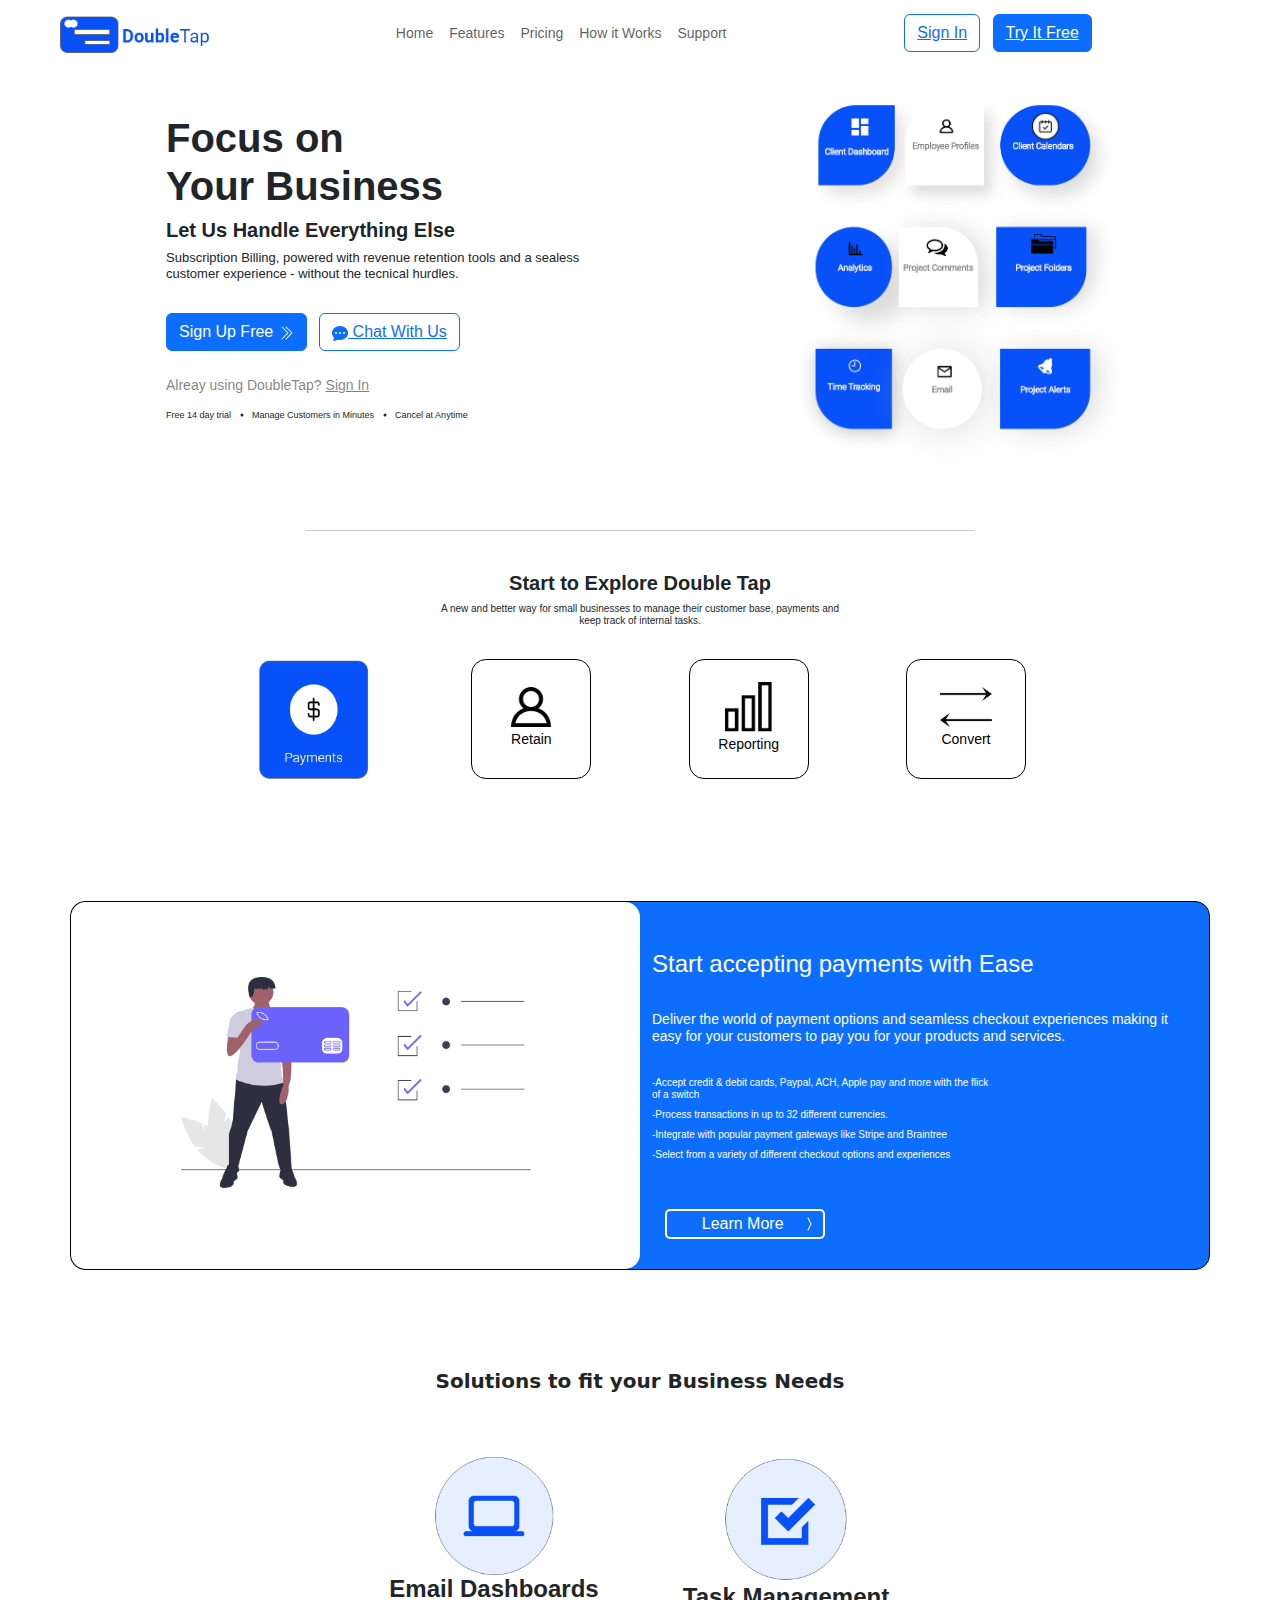
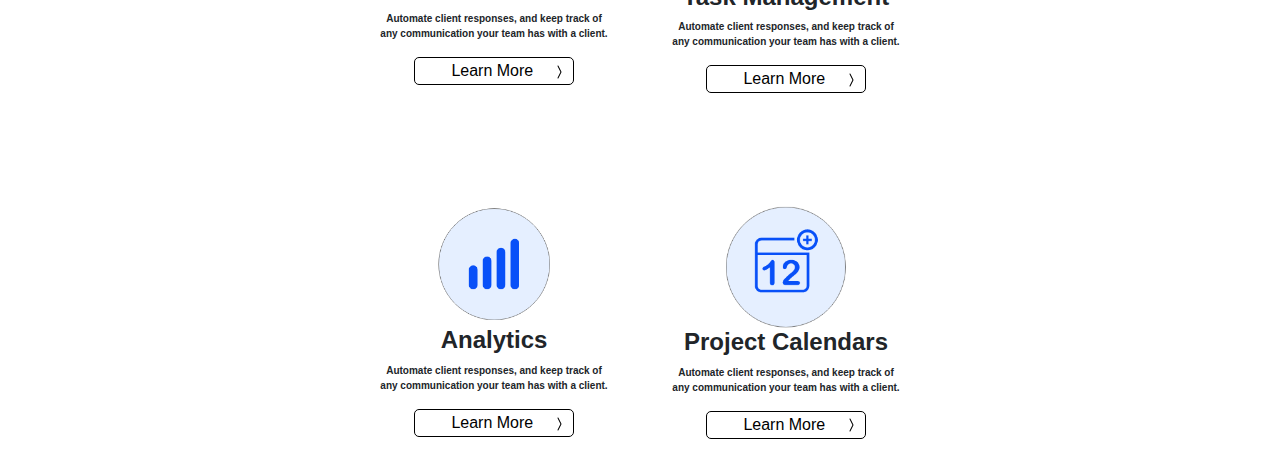
<file: index.html>
<!DOCTYPE html>
<html lang="en">
<head>
    <meta charset="UTF-8">
    <meta http-equiv="X-UA-Compatible" content="IE=edge">
    <meta name="viewport" content="width=device-width, initial-scale=1.0">
    <title>Double Tap CRM Landing Page</title>
    <link rel="stylesheet" href="https://cdn.jsdelivr.net/npm/bootstrap@5.3.0-alpha1/dist/css/bootstrap.min.css">
    <link rel="stylesheet" href="/main.css">
</head>
<!-- <style>
    div{ border: 1px solid black;}
</style> -->
<body>
    <!-- Navbar make sure link to "how it works" "sign up "sign in" is live  -->
   <div class="col px-5">
    <nav class="navbar navbar-expand-lg">
        <div class="container-fluid">
          <a class="navbar-brand" href="#"><img src="/images/Logo.png" alt="Double Tap Logo" style="width: 150px;"></a>
          <button class="navbar-toggler" type="button" data-bs-toggle="collapse" data-bs-target="#navbarNav" aria-controls="navbarNav" aria-expanded="false" aria-label="Toggle navigation">
            <span class="navbar-toggler-icon"></span>
          </button>
          <div class="collapse navbar-collapse justify-content-center" id="navbarNav">
            <ul class="navbar-nav" style="background-color: white;">
              <li class="nav-item"><a class="nav-link" href="#"><small>Home</small></a></li>
              <li class="nav-item"><a class="nav-link" href="#"><small>Features</small></a></li>
              <li class="nav-item"><a class="nav-link" href="#"><small>Pricing</small></a></li>
              <li class="nav-item"><a class="nav-link" href="/how-it-works.html"><small>How it Works</small></a></li>
              <li class="nav-item"><a class="nav-link" href="#"><small>Support</small></a></li>
            </ul>
          </div>
          <!-- <div class="container"> -->
          <div class="col text-align-right">
            <button type="button" class="btn btn-outline-primary mx-2"><a href="/sign-in.html"">Sign In</a></button>
            <button type="button" class="btn btn-primary"><a href="/sign-up.html"  style="color:white";>Try It Free</a></button>
        </div>
        <!-- </div> -->
        </div>
      </nav>
    </div>
    <br>


    <!-- Header "focus on buisness" -->
    <div class="container">
        <div class="row">
            <div class="col mx-5 px-5 text-align-">
                <br>
                <h1><strong>Focus on <br> Your Business</strong></h1>
                <div class="row">
                    <br>
                    <h5><strong>Let Us Handle Everything Else</strong></h5>
                </div>
                <div class="row">
                    <h6 style="font-size: small;><strong><small class="text-black-50">Subscription Billing, powered with revenue retention tools and a sealess customer experience - without the tecnical hurdles.</small></strong></h6>
                </div>
                <br>
                <div class="row">
                    <div class="col">
                        <button type="button" class="btn btn-primary"><a href="/sign-up.html"  style="text-decoration: none; color:white";>Sign Up Free <svg xmlns="http://www.w3.org/2000/svg" width="16" height="16" fill="currentColor" class="bi bi-chevron-double-right" viewBox="0 0 16 16">
                            <path fill-rule="evenodd" d="M3.646 1.646a.5.5 0 0 1 .708 0l6 6a.5.5 0 0 1 0 .708l-6 6a.5.5 0 0 1-.708-.708L9.293 8 3.646 2.354a.5.5 0 0 1 0-.708z"/>
                            <path fill-rule="evenodd" d="M7.646 1.646a.5.5 0 0 1 .708 0l6 6a.5.5 0 0 1 0 .708l-6 6a.5.5 0 0 1-.708-.708L13.293 8 7.646 2.354a.5.5 0 0 1 0-.708z"/>
                          </svg></a></button>
                        <button type="button" class="btn btn-outline-primary mx-2" ><a href="/sign-in.html""><svg xmlns="http://www.w3.org/2000/svg" width="16" height="16" fill="currentColor" class="bi bi-chat-dots-fill" viewBox="0 0 16 16">
                            <path d="M16 8c0 3.866-3.582 7-8 7a9.06 9.06 0 0 1-2.347-.306c-.584.296-1.925.864-4.181 1.234-.2.032-.352-.176-.273-.362.354-.836.674-1.95.77-2.966C.744 11.37 0 9.76 0 8c0-3.866 3.582-7 8-7s8 3.134 8 7zM5 8a1 1 0 1 0-2 0 1 1 0 0 0 2 0zm4 0a1 1 0 1 0-2 0 1 1 0 0 0 2 0zm3 1a1 1 0 1 0 0-2 1 1 0 0 0 0 2z"/>
                          </svg> Chat With Us</a></button>
                    </div>
                </div>
                <br>
                <div class="row">
                    <h6><small class="text-black-50">Alreay using DoubleTap? <a href="/sign-in.html" class="text-black-50">Sign In</a></small></h6>
                </div>
                <div class="row">
                    <h6><small style="font-size: xx-small;">Free 14 day trial <svg xmlns="http://www.w3.org/2000/svg" width="16" height="16" fill="currentColor" class="bi bi-dot" viewBox="0 0 16 16">
                        <path d="M8 9.5a1.5 1.5 0 1 0 0-3 1.5 1.5 0 0 0 0 3z"/>
                      </svg> Manage Customers in Minutes <svg xmlns="http://www.w3.org/2000/svg" width="16" height="16" fill="currentColor" class="bi bi-dot" viewBox="0 0 16 16">
                        <path d="M8 9.5a1.5 1.5 0 1 0 0-3 1.5 1.5 0 0 0 0 3z"/>
                      </svg> Cancel at Anytime</small></h6>
                </div>
            </div>
            <div class="col">
                <img src="/images/Header-Side.png" alt="" class="header-img">
            </div>
            
        </div>
        <br>
        <hr style="width:60%; margin-left:20%">

    </div>
    <!--   Main Body   -->

                <!-- Card 1 Start to Explore including 4 icons horizontally -->
    <br><div class="h5 strong" style="text-align: center; font-weight: bold;">Start to Explore Double Tap</div>
    <div class="h6 small" style="text-align: center; font-size: x-small;">A new and better way for small businesses to manage their customer base, payments and <br> keep track of internal tasks.</div><br>
    <div class="row justify-content-center">
        <div class="col-2 photo-buttons" style="text-align: center;">
          <button style="border: none; background-color: white;"><img src="/images/payments.png" style="height: 120px;" alt="Payments"></button>
        </div>
        <div class="col-2" style="text-align: center;">
          <button style="height: 120px; width: 120px; border-radius: 15px; background-color: white; border: 1px solid black"><img src="/images/Page-1@2x.png" style="height: 40px;" alt="Retain">
            <div class="row"></div><small>Retain</small></button>
        </div>
        <div class="col-2" style="text-align: center;">
          <button style="height: 120px; width: 120px; border-radius: 15px; background-color: white; border: 1px solid black"><img src="/images/layer1.png" style="height: 50px;" alt="Reporting">
            <div class="row"></div><small>Reporting</small></button>
        </div>
        <div class="col-2" style="text-align: center;">
          <button style="height: 120px; width: 120px; border-radius: 15px;  background-color: white; border: 1px solid black"><img src="/images/upanddown opposite sidebyside updown directions two arrows@2x.png" style="height: 40px;" alt="Convert">
            <div class="row"></div><small>Convert</small></button>
        </div>
    </div>
    <br>

                <!-- Card 2 Accepting Payments -->
    <div class="container mt-5 pt-5">
      <div class="row" style="border-radius: 15px; border: 1px solid black; background-color: #0d6efd;">
        <div class="col" style="background-color: white; border-radius: 15px; border: none; text-align: center; padding-top: 75px;"><img src="/images/credit-card-picture.png" alt="" style="width: 350px;"></div>
        <div class="col">
          <div class="h4 strong mt-5" style="color: white;">Start accepting payments with Ease</div>
            <br>
          <div class="h6 small" style="color: white;">Deliver the world of payment options and seamless checkout experiences making it easy for your customers to pay you for your products and services.</div>
            <br>
          <div class="h6 small" style="font-size: x-small; color: white;">-Accept credit & debit cards, Paypal, ACH, Apple pay and more with the flick<br> of a switch</div>
            <!-- <br> -->
          <div class="h6 small" style="font-size: x-small; color: white;">-Process transactions in up to 32 different currencies.</div>  
            <!-- <br> -->
          <div class="h6 small" style="font-size: x-small; color: white;">-Integrate with popular payment gateways like Stripe and Braintree</div>
            <!-- <br> -->
          <div class="h6 small mb-5" style="font-size: x-small; color: white;">-Select from a variety of different checkout options and experiences</div>
          &nbsp&nbsp&nbsp<button style="border-radius: 5px; margin-bottom: 30px; border: 2px solid black; background-color: #0d6efd; color: white; border-color: white; width: 160px; text-align: right;">Learn More &nbsp&nbsp&nbsp<svg xmlns="http://www.w3.org/2000/svg" width="16" height="16" fill="currentColor" class="bi bi-chevron-compact-right" viewBox="0 0 16 16">
            <path fill-rule="evenodd" d="M6.776 1.553a.5.5 0 0 1 .671.223l3 6a.5.5 0 0 1 0 .448l-3 6a.5.5 0 1 1-.894-.448L9.44 8 6.553 2.224a.5.5 0 0 1 .223-.671z"/>
          </svg></button>
        </div>
      </div>
    </div>
    <br>

 
                <!-- Card 3 Soultions final 4 icons-->
    <h5 style="text-align: center; margin-top: 75px;"><strong>Solutions to fit your Business Needs</strong></h4>
      <br>
      <div class="row mx-5">
        <div class="col text-center" style="margin-left: 300px;">
          <img style="width: 125px; margin-top: 30px;" src="/images/computer.png" alt="Email Dashboard">
          <h4><strong>Email Dashboards</strong></h4>
          <p style="font-size: x-small"><strong>Automate client responses, and keep track of<br> any communication your team has with a client.</strong></p>
          <button style="border-radius: 5px; margin-bottom: 30px; border: 1px solid black; background-color: white; width: 160px; text-align: right;">Learn More &nbsp&nbsp&nbsp<svg xmlns="http://www.w3.org/2000/svg" width="16" height="16" fill="currentColor" class="bi bi-chevron-compact-right" viewBox="0 0 16 16">
  <path fill-rule="evenodd" d="M6.776 1.553a.5.5 0 0 1 .671.223l3 6a.5.5 0 0 1 0 .448l-3 6a.5.5 0 1 1-.894-.448L9.44 8 6.553 2.224a.5.5 0 0 1 .223-.671z"/>
</svg></button>
        </div>
        <div class="col text-center" style="margin-right: 300px;">
          <img style="width: 125px; margin-top: 30px;" src="/images/task_managment.png" alt="Task Management">
          <h4><strong>Task Management</strong></h4>
          <p style="font-size: x-small"><strong>Automate client responses, and keep track of<br> any communication your team has with a client.</strong></p>
          <button style="border-radius: 5px; margin-bottom: 30px; border: 1px solid black; background-color: white; width: 160px; text-align: right;">Learn More &nbsp&nbsp&nbsp<svg xmlns="http://www.w3.org/2000/svg" width="16" height="16" fill="currentColor" class="bi bi-chevron-compact-right" viewBox="0 0 16 16">
  <path fill-rule="evenodd" d="M6.776 1.553a.5.5 0 0 1 .671.223l3 6a.5.5 0 0 1 0 .448l-3 6a.5.5 0 1 1-.894-.448L9.44 8 6.553 2.224a.5.5 0 0 1 .223-.671z"/>
</svg></button>
        </div>
      </div>
      <div class="row mx-5">
        <div class="col text-center" style="margin-left: 300px; padding-top: 50px;">
          <img style="width: 125px; margin-top: 30px;" src="/images/analytics.png" alt="Analytics">
          <h4><strong>Analytics</strong></h4>
          <p style="font-size: x-small"><strong>Automate client responses, and keep track of<br> any communication your team has with a client.</strong></p>
          <button style="border-radius: 5px; margin-bottom: 30px; border: 1px solid black; background-color: white; width: 160px; text-align: right;">Learn More &nbsp&nbsp&nbsp<svg xmlns="http://www.w3.org/2000/svg" width="16" height="16" fill="currentColor" class="bi bi-chevron-compact-right" viewBox="0 0 16 16">
  <path fill-rule="evenodd" d="M6.776 1.553a.5.5 0 0 1 .671.223l3 6a.5.5 0 0 1 0 .448l-3 6a.5.5 0 1 1-.894-.448L9.44 8 6.553 2.224a.5.5 0 0 1 .223-.671z"/>
</svg></button>
        </div>
        <div class="col text-center" style="margin-right: 300px; padding-top: 50px;">
          <img style="width: 125px; margin-top: 30px;" src="/images/dates.png" alt="Project Calenadars">
          <h4><strong>Project Calendars</strong></h4>
          <p style="font-size: x-small"><strong>Automate client responses, and keep track of<br> any communication your team has with a client.</strong></p>
          <button style="border-radius: 5px; margin-bottom: 30px; border: 1px solid black; background-color: white; width: 160px; text-align: right;">Learn More &nbsp&nbsp&nbsp<svg xmlns="http://www.w3.org/2000/svg" width="16" height="16" fill="currentColor" class="bi bi-chevron-compact-right" viewBox="0 0 16 16">
  <path fill-rule="evenodd" d="M6.776 1.553a.5.5 0 0 1 .671.223l3 6a.5.5 0 0 1 0 .448l-3 6a.5.5 0 1 1-.894-.448L9.44 8 6.553 2.224a.5.5 0 0 1 .223-.671z"/>
</svg></button>
        </div>
      </div>
      
    <!-- Footer -->
    <script>https://cdn.jsdelivr.net/npm/bootstrap@5.3.0-alpha1/dist/js/bootstrap.bundle.min.js</script>
</body>
</html>
</file>
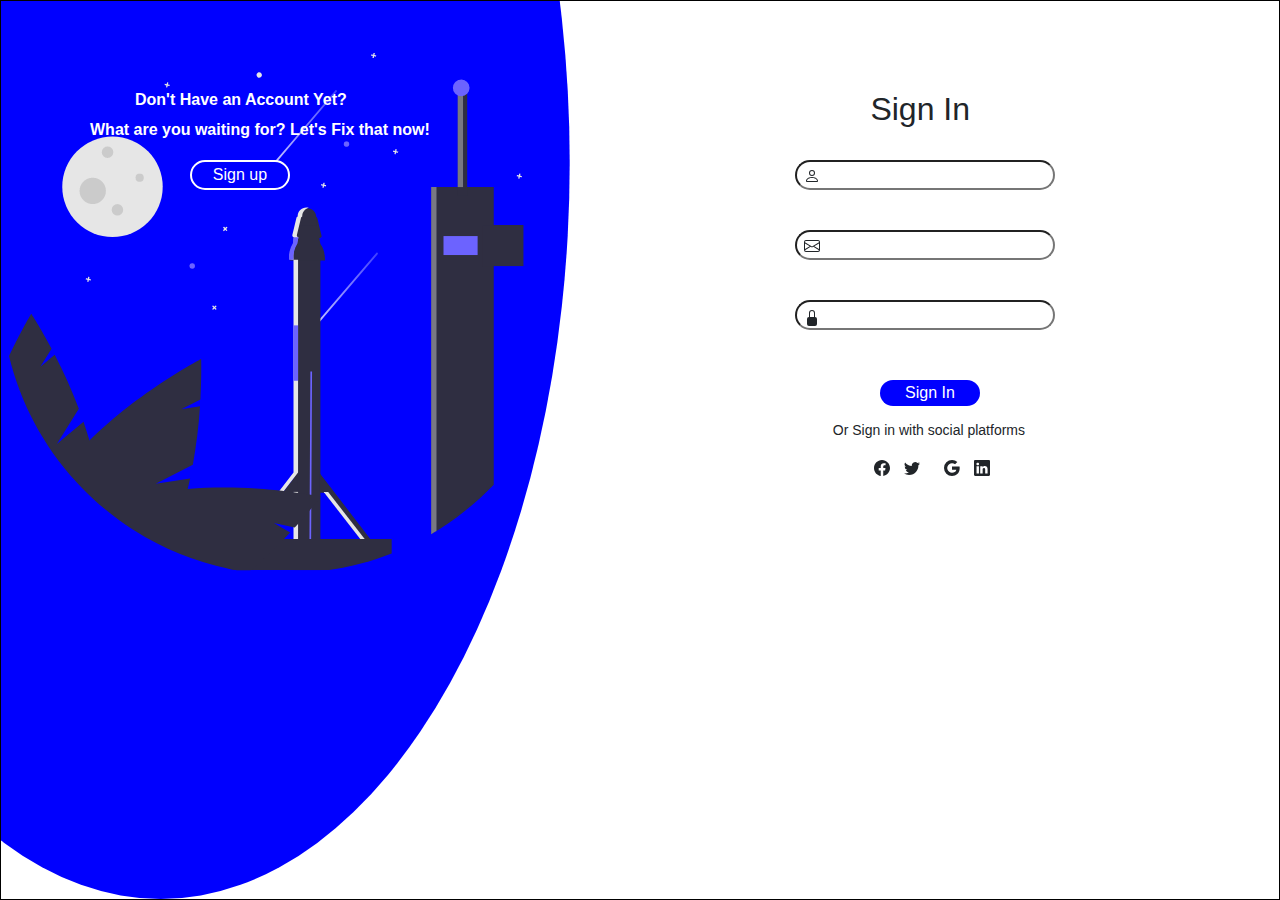
<file: sign-in.html>
<!DOCTYPE html>
<html lang="en">
<head>
    <meta charset="UTF-8">
    <meta http-equiv="X-UA-Compatible" content="IE=edge">
    <meta name="viewport" content="width=device-width, initial-scale=1.0">
    <title>Sign-In</title>
    <link rel="stylesheet" href="https://cdn.jsdelivr.net/npm/bootstrap@5.3.0-alpha1/dist/css/bootstrap.min.css">
    <link rel="stylesheet" href="/main.css">
</head>
<body class="signup-body">
    <div class="flexbox-container">
        <div class=" flexbox-item flexbox-item-1">
            <div class="image-background"><h6 class="no-account"><strong>Don't Have an Account Yet?</strong></h6>
                <h6 class="fix-that"><strong>What are you waiting for? Let's Fix that now!</strong></h6>
                <button class="button-1">Sign up</button>
                <img src="./images/Group 15.png">
                
            </div>
        </div>

        <div class=" flexbox-item flexbox-item-2">
            <h2 class="sign_in">Sign In</h2>
                <div class="input-group1">
                    <input type="text" class="bar-1">
                    <svg xmlns="http://www.w3.org/2000/svg" width="16" height="16" fill="currentColor" class="bi-person" viewBox="0 0 16 16">
                        <path d="M8 8a3 3 0 1 0 0-6 3 3 0 0 0 0 6Zm2-3a2 2 0 1 1-4 0 2 2 0 0 1 4 0Zm4 8c0 1-1 1-1 1H3s-1 0-1-1 1-4 6-4 6 3 6 4Zm-1-.004c-.001-.246-.154-.986-.832-1.664C11.516 10.68 10.289 10 8 10c-2.29 0-3.516.68-4.168 1.332-.678.678-.83 1.418-.832 1.664h10Z"/>
                      </svg>
                    <input class="bar-2">
                    <svg xmlns="http://www.w3.org/2000/svg" width="16" height="16" fill="currentColor" class="bi-envelope" viewBox="0 0 16 16">
                        <path d="M0 4a2 2 0 0 1 2-2h12a2 2 0 0 1 2 2v8a2 2 0 0 1-2 2H2a2 2 0 0 1-2-2V4Zm2-1a1 1 0 0 0-1 1v.217l7 4.2 7-4.2V4a1 1 0 0 0-1-1H2Zm13 2.383-4.708 2.825L15 11.105V5.383Zm-.034 6.876-5.64-3.471L8 9.583l-1.326-.795-5.64 3.47A1 1 0 0 0 2 13h12a1 1 0 0 0 .966-.741ZM1 11.105l4.708-2.897L1 5.383v5.722Z"/>
                      </svg>
                    <input class="bar-3">
                    <svg xmlns="http://www.w3.org/2000/svg" width="16" height="16" fill="currentColor" class="bi-lock-fill" viewBox="0 0 16 16">
                        <path d="M8 1a2 2 0 0 1 2 2v4H6V3a2 2 0 0 1 2-2zm3 6V3a3 3 0 0 0-6 0v4a2 2 0 0 0-2 2v5a2 2 0 0 0 2 2h6a2 2 0 0 0 2-2V9a2 2 0 0 0-2-2z"/>
                      </svg>
                    <button class="sign_button">Sign In</button>
                    <h6 class="or-plat"><small>Or Sign in with social platforms</small></h6>
                    <svg xmlns="http://www.w3.org/2000/svg" width="16" height="16" fill="currentColor" class="bi-facebook" viewBox="0 0 16 16">
                        <path d="M16 8.049c0-4.446-3.582-8.05-8-8.05C3.58 0-.002 3.603-.002 8.05c0 4.017 2.926 7.347 6.75 7.951v-5.625h-2.03V8.05H6.75V6.275c0-2.017 1.195-3.131 3.022-3.131.876 0 1.791.157 1.791.157v1.98h-1.009c-.993 0-1.303.621-1.303 1.258v1.51h2.218l-.354 2.326H9.25V16c3.824-.604 6.75-3.934 6.75-7.951z"/>
                    </svg>
                    <svg xmlns="http://www.w3.org/2000/svg" width="16" height="16" fill="currentColor" class="bi-twitter" viewBox="0 0 16 16">
                        <path d="M5.026 15c6.038 0 9.341-5.003 9.341-9.334 0-.14 0-.282-.006-.422A6.685 6.685 0 0 0 16 3.542a6.658 6.658 0 0 1-1.889.518 3.301 3.301 0 0 0 1.447-1.817 6.533 6.533 0 0 1-2.087.793A3.286 3.286 0 0 0 7.875 6.03a9.325 9.325 0 0 1-6.767-3.429 3.289 3.289 0 0 0 1.018 4.382A3.323 3.323 0 0 1 .64 6.575v.045a3.288 3.288 0 0 0 2.632 3.218 3.203 3.203 0 0 1-.865.115 3.23 3.23 0 0 1-.614-.057 3.283 3.283 0 0 0 3.067 2.277A6.588 6.588 0 0 1 .78 13.58a6.32 6.32 0 0 1-.78-.045A9.344 9.344 0 0 0 5.026 15z"/>
                    </svg>
                    <svg xmlns="http://www.w3.org/2000/svg" width="16" height="16" fill="currentColor" class="bi-google" viewBox="0 0 16 16">
                        <path d="M15.545 6.558a9.42 9.42 0 0 1 .139 1.626c0 2.434-.87 4.492-2.384 5.885h.002C11.978 15.292 10.158 16 8 16A8 8 0 1 1 8 0a7.689 7.689 0 0 1 5.352 2.082l-2.284 2.284A4.347 4.347 0 0 0 8 3.166c-2.087 0-3.86 1.408-4.492 3.304a4.792 4.792 0 0 0 0 3.063h.003c.635 1.893 2.405 3.301 4.492 3.301 1.078 0 2.004-.276 2.722-.764h-.003a3.702 3.702 0 0 0 1.599-2.431H8v-3.08h7.545z"/>
                    </svg>
                    <svg xmlns="http://www.w3.org/2000/svg" width="16" height="16" fill="currentColor" class="bi-linkedin" viewBox="0 0 16 16">
                        <path d="M0 1.146C0 .513.526 0 1.175 0h13.65C15.474 0 16 .513 16 1.146v13.708c0 .633-.526 1.146-1.175 1.146H1.175C.526 16 0 15.487 0 14.854V1.146zm4.943 12.248V6.169H2.542v7.225h2.401zm-1.2-8.212c.837 0 1.358-.554 1.358-1.248-.015-.709-.52-1.248-1.342-1.248-.822 0-1.359.54-1.359 1.248 0 .694.521 1.248 1.327 1.248h.016zm4.908 8.212V9.359c0-.216.016-.432.08-.586.173-.431.568-.878 1.232-.878.869 0 1.216.662 1.216 1.634v3.865h2.401V9.25c0-2.22-1.184-3.252-2.764-3.252-1.274 0-1.845.7-2.165 1.193v.025h-.016a5.54 5.54 0 0 1 .016-.025V6.169h-2.4c.03.678 0 7.225 0 7.225h2.4z"/>
                    </svg>
        
                </div>
    </div>
            <!-- sign in form/buttons -->

    <script>https://cdn.jsdelivr.net/npm/bootstrap@5.3.0-alpha1/dist/js/bootstrap.bundle.min.js</script>
</body>
</html>
</file>
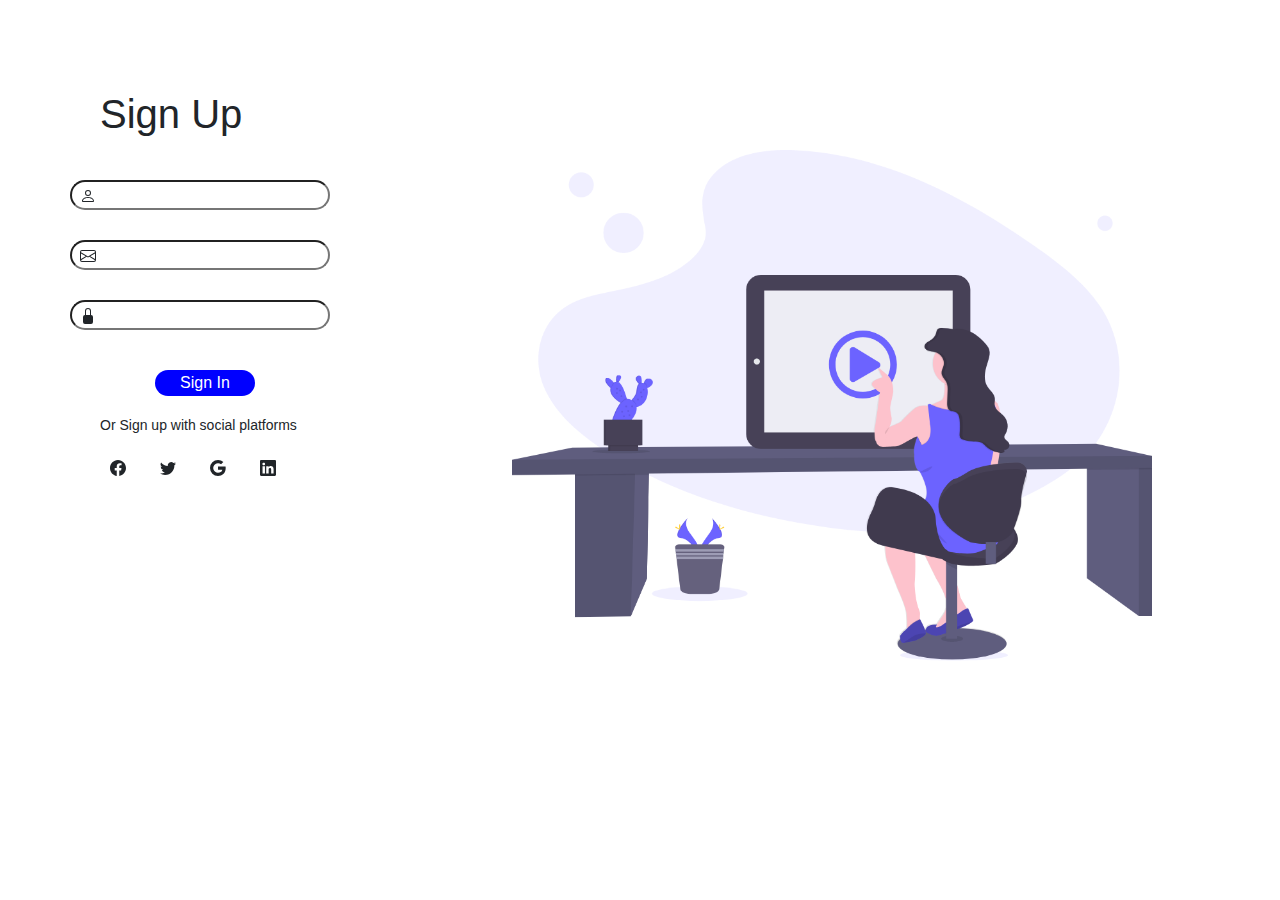
<file: sign-up.html>
<!DOCTYPE html>
<html lang="en">
<head>
    <meta charset="UTF-8">
    <meta http-equiv="X-UA-Compatible" content="IE=edge">
    <meta name="viewport" content="width=device-width, initial-scale=1.0">
    <title>Sign-up</title>
    <link rel="stylesheet" href="https://cdn.jsdelivr.net/npm/bootstrap@5.3.0-alpha1/dist/css/bootstrap.min.css">
    <link rel="stylesheet" href="/main.css">
</head>
<body>
    <div class="flexbox-container-1">
        <div class="flexbox-item-a">
            <h1 class="sign-up-1">Sign Up</h1>
            <input class="bar-a">
            <svg xmlns="http://www.w3.org/2000/svg" width="16" height="16" fill="currentColor" class="bi-person1" viewBox="0 0 16 16">
                <path d="M8 8a3 3 0 1 0 0-6 3 3 0 0 0 0 6Zm2-3a2 2 0 1 1-4 0 2 2 0 0 1 4 0Zm4 8c0 1-1 1-1 1H3s-1 0-1-1 1-4 6-4 6 3 6 4Zm-1-.004c-.001-.246-.154-.986-.832-1.664C11.516 10.68 10.289 10 8 10c-2.29 0-3.516.68-4.168 1.332-.678.678-.83 1.418-.832 1.664h10Z"/>
              </svg>
            <input class="bar-b">
            <svg xmlns="http://www.w3.org/2000/svg" width="16" height="16" fill="currentColor" class="bi-envelope1" viewBox="0 0 16 16">
                <path d="M0 4a2 2 0 0 1 2-2h12a2 2 0 0 1 2 2v8a2 2 0 0 1-2 2H2a2 2 0 0 1-2-2V4Zm2-1a1 1 0 0 0-1 1v.217l7 4.2 7-4.2V4a1 1 0 0 0-1-1H2Zm13 2.383-4.708 2.825L15 11.105V5.383Zm-.034 6.876-5.64-3.471L8 9.583l-1.326-.795-5.64 3.47A1 1 0 0 0 2 13h12a1 1 0 0 0 .966-.741ZM1 11.105l4.708-2.897L1 5.383v5.722Z"/>
              </svg>
            <input class="bar-c">
            <svg xmlns="http://www.w3.org/2000/svg" width="16" height="16" fill="currentColor" class="bi-lock-fill1" viewBox="0 0 16 16">
                <path d="M8 1a2 2 0 0 1 2 2v4H6V3a2 2 0 0 1 2-2zm3 6V3a3 3 0 0 0-6 0v4a2 2 0 0 0-2 2v5a2 2 0 0 0 2 2h6a2 2 0 0 0 2-2V9a2 2 0 0 0-2-2z"/>
              </svg>
            <button class="sign_button-a">Sign In</button>
            <h6 class="or-plat2"><small>Or Sign up with social platforms</small></h6>
            <svg xmlns="http://www.w3.org/2000/svg" width="16" height="16" fill="currentColor" class="bi-facebook1" viewBox="0 0 16 16">
                <path d="M16 8.049c0-4.446-3.582-8.05-8-8.05C3.58 0-.002 3.603-.002 8.05c0 4.017 2.926 7.347 6.75 7.951v-5.625h-2.03V8.05H6.75V6.275c0-2.017 1.195-3.131 3.022-3.131.876 0 1.791.157 1.791.157v1.98h-1.009c-.993 0-1.303.621-1.303 1.258v1.51h2.218l-.354 2.326H9.25V16c3.824-.604 6.75-3.934 6.75-7.951z"/>
            </svg>
            <svg xmlns="http://www.w3.org/2000/svg" width="16" height="16" fill="currentColor" class="bi-twitter1" viewBox="0 0 16 16">
                <path d="M5.026 15c6.038 0 9.341-5.003 9.341-9.334 0-.14 0-.282-.006-.422A6.685 6.685 0 0 0 16 3.542a6.658 6.658 0 0 1-1.889.518 3.301 3.301 0 0 0 1.447-1.817 6.533 6.533 0 0 1-2.087.793A3.286 3.286 0 0 0 7.875 6.03a9.325 9.325 0 0 1-6.767-3.429 3.289 3.289 0 0 0 1.018 4.382A3.323 3.323 0 0 1 .64 6.575v.045a3.288 3.288 0 0 0 2.632 3.218 3.203 3.203 0 0 1-.865.115 3.23 3.23 0 0 1-.614-.057 3.283 3.283 0 0 0 3.067 2.277A6.588 6.588 0 0 1 .78 13.58a6.32 6.32 0 0 1-.78-.045A9.344 9.344 0 0 0 5.026 15z"/>
            </svg>
            <svg xmlns="http://www.w3.org/2000/svg" width="16" height="16" fill="currentColor" class="bi-google1" viewBox="0 0 16 16">
                <path d="M15.545 6.558a9.42 9.42 0 0 1 .139 1.626c0 2.434-.87 4.492-2.384 5.885h.002C11.978 15.292 10.158 16 8 16A8 8 0 1 1 8 0a7.689 7.689 0 0 1 5.352 2.082l-2.284 2.284A4.347 4.347 0 0 0 8 3.166c-2.087 0-3.86 1.408-4.492 3.304a4.792 4.792 0 0 0 0 3.063h.003c.635 1.893 2.405 3.301 4.492 3.301 1.078 0 2.004-.276 2.722-.764h-.003a3.702 3.702 0 0 0 1.599-2.431H8v-3.08h7.545z"/>
            </svg>
            <svg xmlns="http://www.w3.org/2000/svg" width="16" height="16" fill="currentColor" class="bi-linkedin1" viewBox="0 0 16 16">
                <path d="M0 1.146C0 .513.526 0 1.175 0h13.65C15.474 0 16 .513 16 1.146v13.708c0 .633-.526 1.146-1.175 1.146H1.175C.526 16 0 15.487 0 14.854V1.146zm4.943 12.248V6.169H2.542v7.225h2.401zm-1.2-8.212c.837 0 1.358-.554 1.358-1.248-.015-.709-.52-1.248-1.342-1.248-.822 0-1.359.54-1.359 1.248 0 .694.521 1.248 1.327 1.248h.016zm4.908 8.212V9.359c0-.216.016-.432.08-.586.173-.431.568-.878 1.232-.878.869 0 1.216.662 1.216 1.634v3.865h2.401V9.25c0-2.22-1.184-3.252-2.764-3.252-1.274 0-1.845.7-2.165 1.193v.025h-.016a5.54 5.54 0 0 1 .016-.025V6.169h-2.4c.03.678 0 7.225 0 7.225h2.4z"/>
              </svg>
        </div>
        <div class="flexbox-item-b">
            <img src="./images/Group 10.png" class="lady">
        </div>
    </div>        
    <script>https://cdn.jsdelivr.net/npm/bootstrap@5.3.0-alpha1/dist/js/bootstrap.bundle.min.js</script>
</body>
</html>
</file>
<file: main.css>
.signup-body{
    background-color: white;
}

html, body{
    height: 100%;
}

.flexbox-container{
    width: 100%;
    height: 100%;
    border: 1px solid black;
    display: flex;
}

.flexbox-item-1{
    width: 50%;
    height: 100%;
}

.flexbox-item-2{
    width: 50%;
    height: 100%;
}

.no-account{
    color: white;
    position: absolute;
    top: 90px;
    left: 135px;
}

.fix-that{
    color: white;
    position: absolute;
    top: 120px;
    left: 90px;
}

.button-1{
    background-color: blue;
    border: 2px solid white;
    border-radius: 25px;
    color: white;
    width: 100px;
    position: absolute;
    top: 160px;
    left: 190px;
}

.image-background{
    background-color: blue;
    height: 100%;
    clip-path: ellipse(64% 82% at 25% 18%);
}

.sign_in{
    position: absolute;
    top: 90px;
    right: 310px;
}

.bar-1{
    border-radius: 25px;
    width: 260px;
    position: absolute;
    top: 160px;
    right: 225px;
}

.bi-person{
    position: absolute;
    top: 168px;
    right: 460px; 

}

.bar-2{
    border-radius: 25px;
    width: 260px;
    position: absolute;
    top: 230px;
    right: 225px; 
}

.bi-envelope{
    position: absolute;
    top: 238px;
    right: 460px;
}

.bar-3{
    border-radius: 25px;
    width: 260px;
    position: absolute;
    top: 300px; 
    right: 225px;
}

.bi-lock-fill{
    position: absolute;
    top: 310px;
    right: 460px;
}

.sign_button{
    background-color: blue;
    color: white;
    border-radius: 25px;
    width: 100px;
    border: white;
    position: absolute;
    top: 380px;
    right: 300px;
}

.or-plat{
    position: absolute;
    top: 420px;
    right: 255px;
}

.bi-facebook{
    position: absolute;
    top: 460px;
    right: 390px;
}

.bi-twitter{
    position: absolute;
    top: 460px;
    right: 360px;
}

.bi-google{
    position: absolute;
    top: 460px;
    right: 320px;
}

.bi-linkedin{
    position: absolute;
    top:460px;
    right: 290px;
}

.flexbox-container-1{
    height: 100%;
    width: 100%;
    display: flex;
}

.flexbox-item-a{
    height: 100%;
    width: 40%;
}

.flex-item-b{
    height: 100%;
    width: 60%;
}

.lady{
    width: 50%;
    position: absolute;
    top: 150px;
}

.sign-up-1{
    position:absolute;
    top: 90px;
    left: 100px;
}

.bar-a{
    border-radius: 25px;
    width: 260px;
    position: absolute;
    top: 180px;
    left: 70px;
}

.bi-person1{
    position: absolute;
    top: 188px;
    left: 80px;
}

.bar-b{
    border-radius: 25px;
    width: 260px;
    position: absolute;
    top: 240px;
    left: 70px;
}

.bi-envelope1{
    position: absolute;
    top: 248px;
    left: 80px;
}

.bar-c{
    border-radius: 25px;
    width: 260px;
    position: absolute;
    top: 300px;
    left: 70px;
}

.bi-lock-fill1{
    position: absolute;
    top: 308px;
    left: 80px;
}

.sign_button-a{
    background-color: blue;
    color: white;
    border-radius: 25px;
    width: 100px;
    border: white;
    position: absolute;
    top: 370px;
    left: 155px;
}

.or-plat2{
    position: absolute;
    top: 415px;
    left: 100px;
}

.bi-facebook1{
    position: absolute;
    top: 460px;
    left: 110px;

}

.bi-twitter1{
    position: absolute;
    top: 460px;
    left: 160px;
}

.bi-google1{
    position: absolute;
    top: 460px;
    left: 210px;
}

.bi-linkedin1{
    position: absolute;
    top: 460px;
    left: 260px;
}

.header-img{
    height: 400px;
    overflow: auto;
    float: right;
    margin-right: 13%;
}

hr{
    width: 60%;
}

div{
    font-family: Arial, Helvetica, sans-serif;
}

navbar{
    min-width: 100%;
}
/* .photo-buttons{
    width:max-content
} */
</file>
